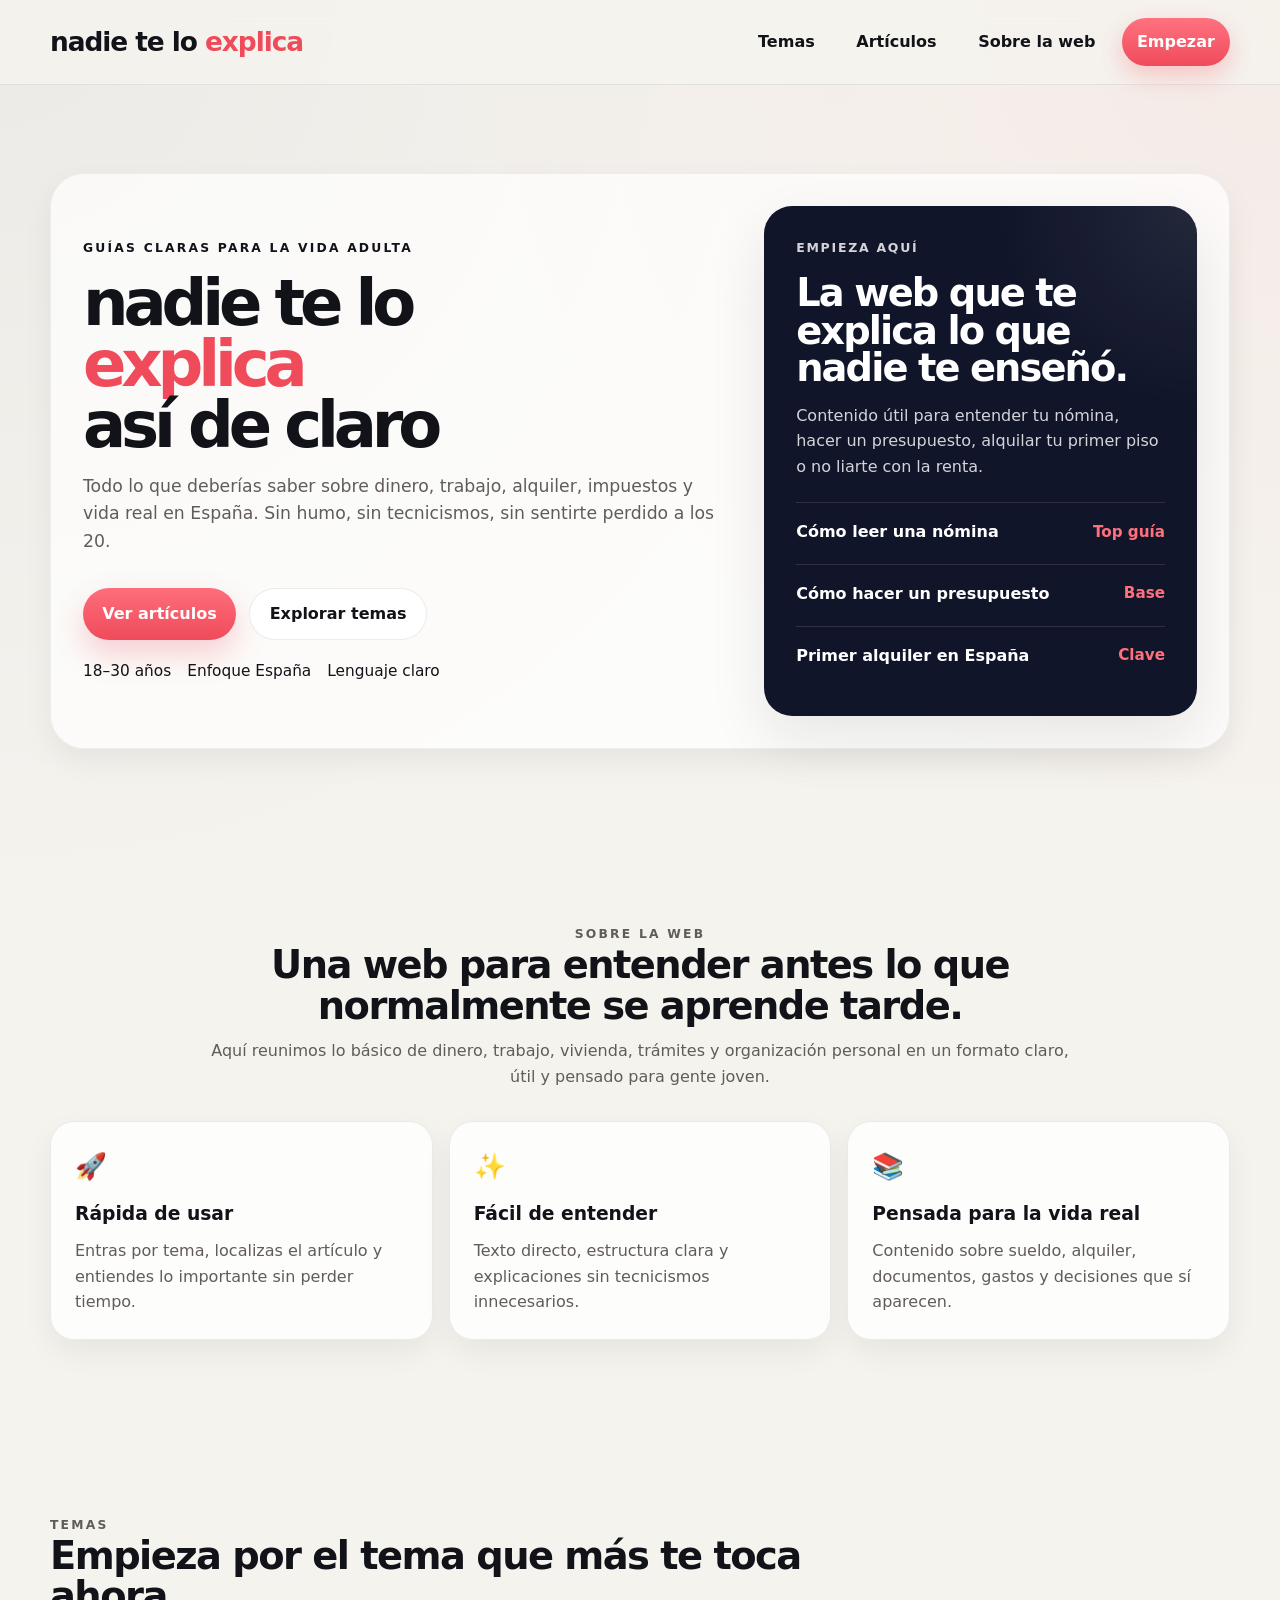
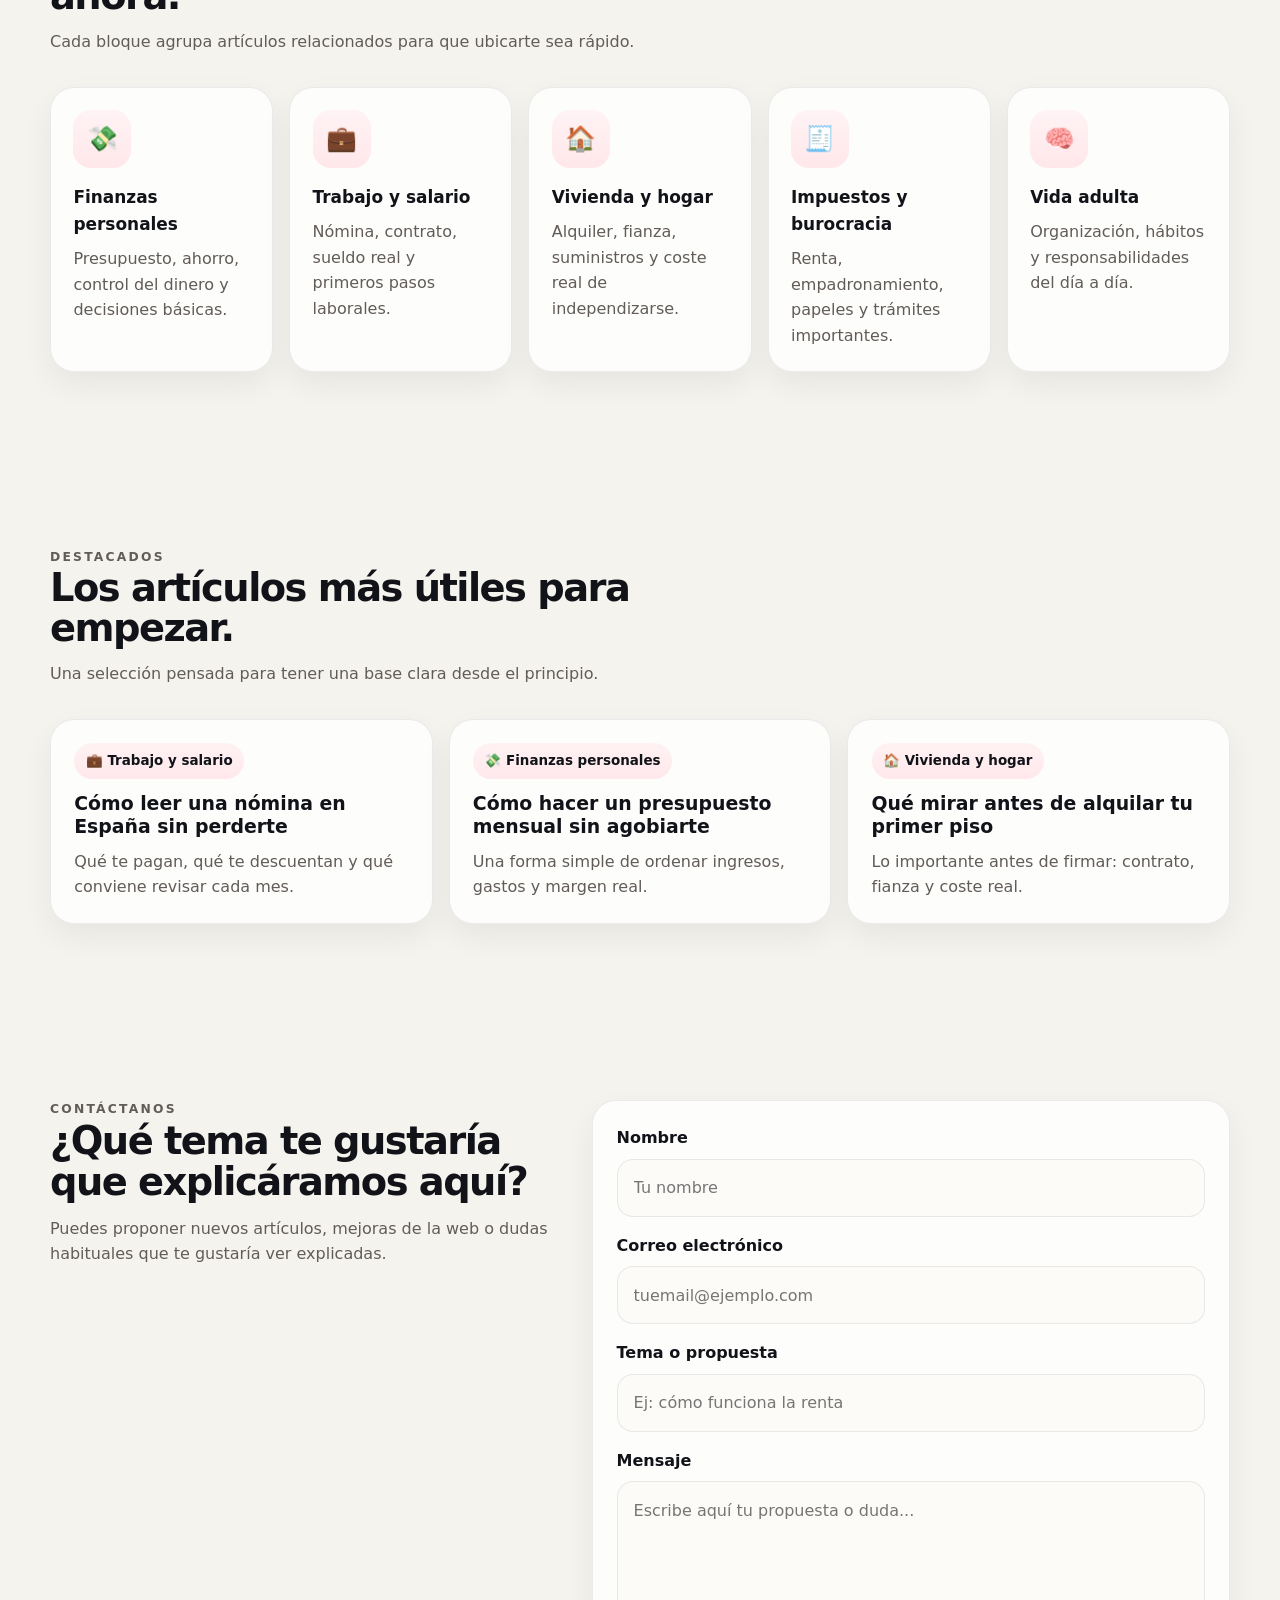
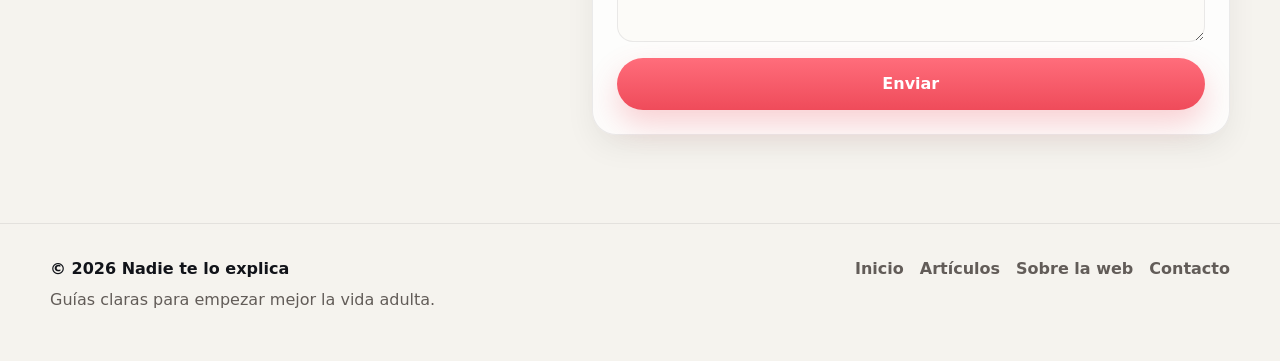
<file: index.html>
<!DOCTYPE html>
<html lang="es">
<head>
  <meta charset="UTF-8" />
  <meta name="viewport" content="width=device-width, initial-scale=1.0" />
  <title>Nadie te lo explica | Guías claras para la vida adulta</title>
  <meta
    name="description"
    content="Guías claras sobre dinero, trabajo, alquiler, impuestos y vida adulta en España."
  />
  <link rel="stylesheet" href="assets/css/main.css" />
</head>
<body>
  <header class="site-header">
    <div class="container header-inner">
      <a href="index.html" class="brand" aria-label="Ir al inicio">
        <span class="brand-mark">nadie te lo <span>explica</span></span>
      </a>

      <button class="nav-toggle" type="button" aria-label="Abrir menú" aria-expanded="false">
        <span></span>
        <span></span>
        <span></span>
      </button>

      <nav class="site-nav" aria-label="Principal">
        <a href="#temas">Temas</a>
        <a href="articulos.html">Artículos</a>
        <a href="#sobre">Sobre la web</a>
        <a href="#contacto" class="nav-cta">Empezar</a>
      </nav>
    </div>
  </header>

  <main>
    <section class="hero section">
      <div class="container hero-shell">
        <div class="hero-main">
          <p class="eyebrow">GUÍAS CLARAS PARA LA VIDA ADULTA</p>
          <h1>
            nadie te lo
            <span>explica</span>
            así de claro
          </h1>
          <p class="hero-text">
            Todo lo que deberías saber sobre dinero, trabajo, alquiler, impuestos y vida real en España.
            Sin humo, sin tecnicismos, sin sentirte perdido a los 20.
          </p>

          <div class="hero-actions">
            <a href="articulos.html" class="btn btn-primary">Ver artículos</a>
            <a href="#temas" class="btn btn-secondary">Explorar temas</a>
          </div>

          <div class="hero-pills" aria-label="Resumen rápido">
            <span>18–30 años</span>
            <span>Enfoque España</span>
            <span>Lenguaje claro</span>
          </div>
        </div>

        <aside class="hero-side">
          <p class="hero-side-label">EMPIEZA AQUÍ</p>
          <h2>La web que te explica lo que nadie te enseñó.</h2>
          <p>
            Contenido útil para entender tu nómina, hacer un presupuesto, alquilar tu primer piso
            o no liarte con la renta.
          </p>

          <div class="hero-side-links">
            <a href="articulos/como-leer-una-nomina-espana.html">
              <span>Cómo leer una nómina</span>
              <strong>Top guía</strong>
            </a>
            <a href="articulos.html?tema=finanzas-personales">
              <span>Cómo hacer un presupuesto</span>
              <strong>Base</strong>
            </a>
            <a href="articulos.html?tema=vivienda-y-hogar">
              <span>Primer alquiler en España</span>
              <strong>Clave</strong>
            </a>
          </div>
        </aside>
      </div>
    </section>

    <section id="sobre" class="about-merged section">
      <div class="container">
        <div class="section-heading section-heading-wide">
          <p class="eyebrow">SOBRE LA WEB</p>
          <h2>Una web para entender antes lo que normalmente se aprende tarde.</h2>
          <p>
            Aquí reunimos lo básico de dinero, trabajo, vivienda, trámites y organización personal
            en un formato claro, útil y pensado para gente joven.
          </p>
        </div>

        <div class="about-merged-grid">
          <article class="info-card">
            <div class="info-icon">🚀</div>
            <h3>Rápida de usar</h3>
            <p>Entras por tema, localizas el artículo y entiendes lo importante sin perder tiempo.</p>
          </article>

          <article class="info-card">
            <div class="info-icon">✨</div>
            <h3>Fácil de entender</h3>
            <p>Texto directo, estructura clara y explicaciones sin tecnicismos innecesarios.</p>
          </article>

          <article class="info-card">
            <div class="info-icon">📚</div>
            <h3>Pensada para la vida real</h3>
            <p>Contenido sobre sueldo, alquiler, documentos, gastos y decisiones que sí aparecen.</p>
          </article>
        </div>
      </div>
    </section>

    <section id="temas" class="topics section">
      <div class="container">
        <div class="section-heading">
          <p class="eyebrow">TEMAS</p>
          <h2>Empieza por el tema que más te toca ahora.</h2>
          <p>
            Cada bloque agrupa artículos relacionados para que ubicarte sea rápido.
          </p>
        </div>

        <div class="topics-grid">
          <a class="topic-card" href="articulos.html?tema=finanzas-personales">
            <div class="topic-icon">💸</div>
            <h3>Finanzas personales</h3>
            <p>Presupuesto, ahorro, control del dinero y decisiones básicas.</p>
          </a>

          <a class="topic-card" href="articulos.html?tema=trabajo-y-salario">
            <div class="topic-icon">💼</div>
            <h3>Trabajo y salario</h3>
            <p>Nómina, contrato, sueldo real y primeros pasos laborales.</p>
          </a>

          <a class="topic-card" href="articulos.html?tema=vivienda-y-hogar">
            <div class="topic-icon">🏠</div>
            <h3>Vivienda y hogar</h3>
            <p>Alquiler, fianza, suministros y coste real de independizarse.</p>
          </a>

          <a class="topic-card" href="articulos.html?tema=impuestos-y-burocracia">
            <div class="topic-icon">🧾</div>
            <h3>Impuestos y burocracia</h3>
            <p>Renta, empadronamiento, papeles y trámites importantes.</p>
          </a>

          <a class="topic-card" href="articulos.html?tema=vida-adulta">
            <div class="topic-icon">🧠</div>
            <h3>Vida adulta</h3>
            <p>Organización, hábitos y responsabilidades del día a día.</p>
          </a>
        </div>
      </div>
    </section>

    <section class="featured section">
      <div class="container">
        <div class="section-heading">
          <p class="eyebrow">DESTACADOS</p>
          <h2>Los artículos más útiles para empezar.</h2>
          <p>
            Una selección pensada para tener una base clara desde el principio.
          </p>
        </div>

        <div class="articles-grid">
          <a class="article-card" href="articulos/como-leer-una-nomina-espana.html">
            <span class="article-topic">💼 Trabajo y salario</span>
            <h3>Cómo leer una nómina en España sin perderte</h3>
            <p>Qué te pagan, qué te descuentan y qué conviene revisar cada mes.</p>
          </a>

          <a class="article-card" href="articulos.html?tema=finanzas-personales">
            <span class="article-topic">💸 Finanzas personales</span>
            <h3>Cómo hacer un presupuesto mensual sin agobiarte</h3>
            <p>Una forma simple de ordenar ingresos, gastos y margen real.</p>
          </a>

          <a class="article-card" href="articulos.html?tema=vivienda-y-hogar">
            <span class="article-topic">🏠 Vivienda y hogar</span>
            <h3>Qué mirar antes de alquilar tu primer piso</h3>
            <p>Lo importante antes de firmar: contrato, fianza y coste real.</p>
          </a>
        </div>
      </div>
    </section>

    <section id="contacto" class="contact section">
      <div class="container contact-layout">
        <div class="contact-copy">
          <p class="eyebrow">CONTÁCTANOS</p>
          <h2>¿Qué tema te gustaría que explicáramos aquí?</h2>
          <p>
            Puedes proponer nuevos artículos, mejoras de la web o dudas habituales que te gustaría ver explicadas.
          </p>
        </div>

        <form class="contact-form" action="#" method="post">
          <div class="form-row">
            <label for="nombre">Nombre</label>
            <input id="nombre" name="nombre" type="text" placeholder="Tu nombre" />
          </div>

          <div class="form-row">
            <label for="email">Correo electrónico</label>
            <input id="email" name="email" type="email" placeholder="tuemail@ejemplo.com" />
          </div>

          <div class="form-row">
            <label for="tema">Tema o propuesta</label>
            <input id="tema" name="tema" type="text" placeholder="Ej: cómo funciona la renta" />
          </div>

          <div class="form-row">
            <label for="mensaje">Mensaje</label>
            <textarea id="mensaje" name="mensaje" rows="5" placeholder="Escribe aquí tu propuesta o duda..."></textarea>
          </div>

          <button type="submit" class="btn btn-primary btn-full">Enviar</button>
        </form>
      </div>
    </section>
  </main>

  <footer class="site-footer">
    <div class="container footer-inner">
      <div>
        <strong>© 2026 Nadie te lo explica</strong>
        <p>Guías claras para empezar mejor la vida adulta.</p>
      </div>

      <nav class="footer-nav" aria-label="Footer">
        <a href="index.html">Inicio</a>
        <a href="articulos.html">Artículos</a>
        <a href="#sobre">Sobre la web</a>
        <a href="#contacto">Contacto</a>
      </nav>
    </div>
  </footer>

  <script src="assets/js/main.js"></script>
</body>
</html>
</file>
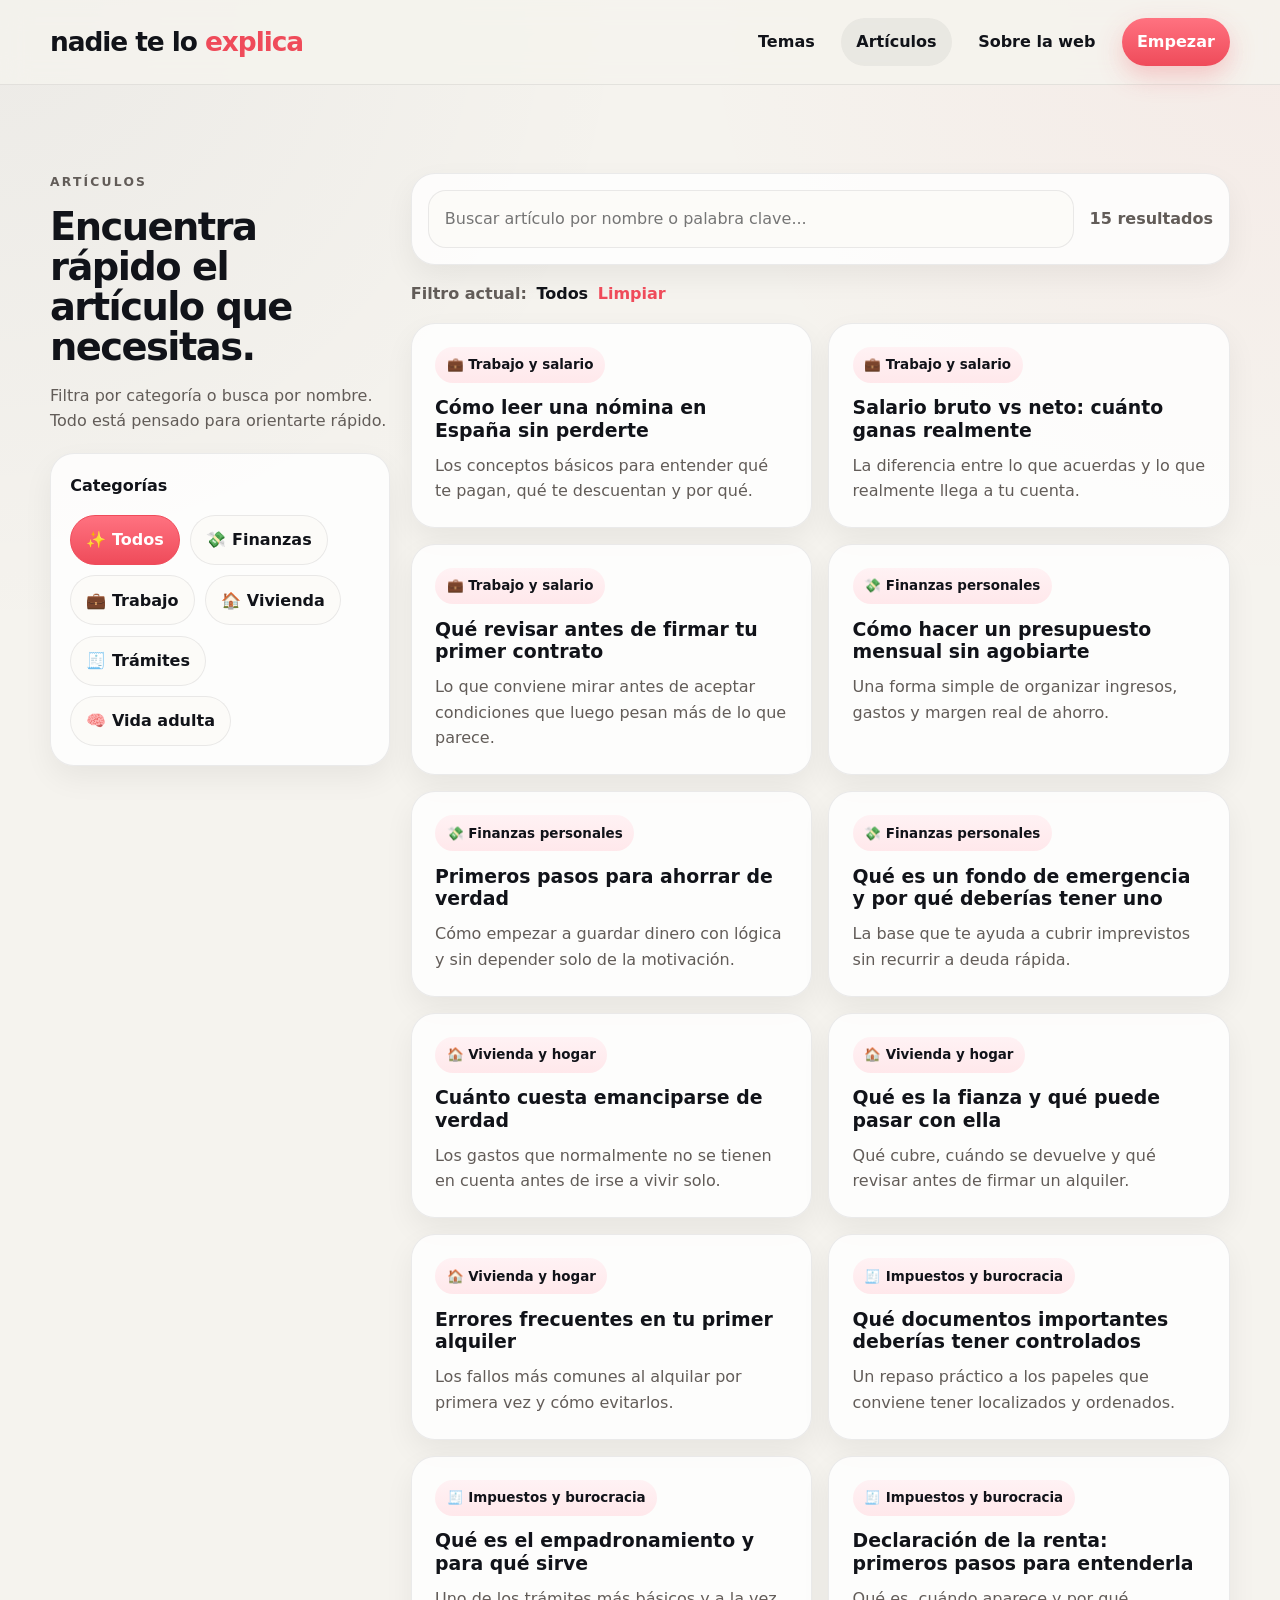
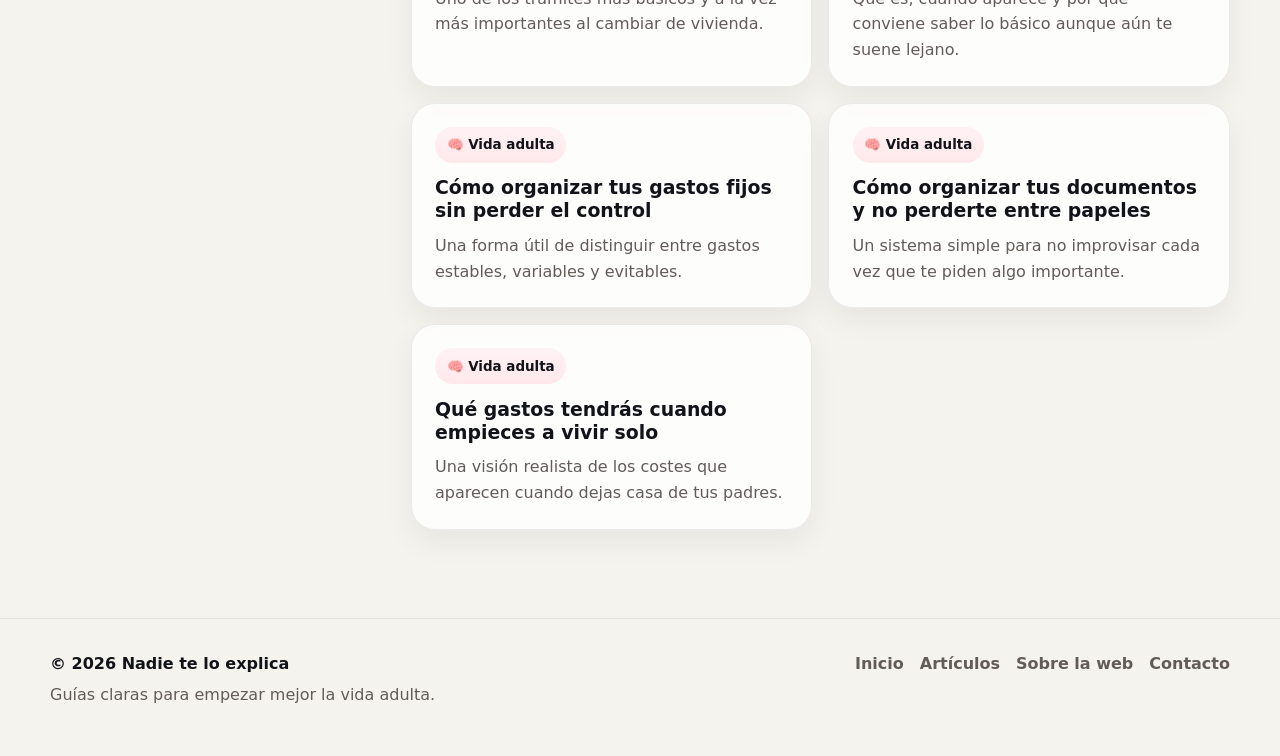
<file: articulos.html>
<!DOCTYPE html>
<html lang="es">
<head>
  <meta charset="UTF-8" />
  <meta name="viewport" content="width=device-width, initial-scale=1.0" />
  <title>Artículos | Nadie te lo explica</title>
  <meta
    name="description"
    content="Busca artículos por nombre o filtra por tema. Guías claras sobre finanzas, trabajo, vivienda, impuestos y vida adulta."
  />
  <link rel="stylesheet" href="assets/css/main.css" />
</head>
<body>
  <header class="site-header">
    <div class="container header-inner">
      <a href="index.html" class="brand" aria-label="Ir al inicio">
        <span class="brand-mark">nadie te lo <span>explica</span></span>
      </a>

      <button class="nav-toggle" type="button" aria-label="Abrir menú" aria-expanded="false">
        <span></span>
        <span></span>
        <span></span>
      </button>

      <nav class="site-nav" aria-label="Principal">
        <a href="index.html#temas">Temas</a>
        <a href="articulos.html" class="is-active">Artículos</a>
        <a href="index.html#sobre">Sobre la web</a>
        <a href="index.html#contacto" class="nav-cta">Empezar</a>
      </nav>
    </div>
  </header>

  <main class="section">
    <div class="container listing-layout">
      <aside class="listing-sidebar">
        <p class="eyebrow">ARTÍCULOS</p>
        <h1>Encuentra rápido el artículo que necesitas.</h1>
        <p>
          Filtra por categoría o busca por nombre. Todo está pensado para orientarte rápido.
        </p>

        <div class="sidebar-block">
          <h2>Categorías</h2>
          <div class="filter-list">
            <button class="filter-chip is-active" data-filter="todos">✨ Todos</button>
            <button class="filter-chip" data-filter="finanzas-personales">💸 Finanzas</button>
            <button class="filter-chip" data-filter="trabajo-y-salario">💼 Trabajo</button>
            <button class="filter-chip" data-filter="vivienda-y-hogar">🏠 Vivienda</button>
            <button class="filter-chip" data-filter="impuestos-y-burocracia">🧾 Trámites</button>
            <button class="filter-chip" data-filter="vida-adulta">🧠 Vida adulta</button>
          </div>
        </div>
      </aside>

      <section class="listing-main">
        <div class="search-panel">
          <div class="search-box">
            <label for="articleSearch" class="sr-only">Buscar artículos</label>
            <input
              id="articleSearch"
              type="search"
              placeholder="Buscar artículo por nombre o palabra clave..."
              autocomplete="off"
            />
          </div>

          <div class="results-meta">
            <strong id="resultsCount">0</strong>
            <span>resultados</span>
          </div>
        </div>

        <div class="active-filter-row">
          <span class="active-filter-label">Filtro actual:</span>
          <strong id="currentFilterText">Todos</strong>
          <button id="clearFilters" class="text-button" type="button">Limpiar</button>
        </div>

        <div class="articles-grid listing-grid" id="articlesGrid">
          <a
            class="article-card article-item"
            href="articulos/como-leer-una-nomina-espana.html"
            data-category="trabajo-y-salario"
            data-title="cómo leer una nómina en españa sin perderte"
            data-keywords="nómina salario neto bruto irpf trabajo sueldo"
          >
            <span class="article-topic">💼 Trabajo y salario</span>
            <h3>Cómo leer una nómina en España sin perderte</h3>
            <p>Los conceptos básicos para entender qué te pagan, qué te descuentan y por qué.</p>
          </a>

          <a
            class="article-card article-item"
            href="#"
            data-category="trabajo-y-salario"
            data-title="salario bruto vs neto cuánto ganas realmente"
            data-keywords="salario bruto neto sueldo trabajo nómina"
          >
            <span class="article-topic">💼 Trabajo y salario</span>
            <h3>Salario bruto vs neto: cuánto ganas realmente</h3>
            <p>La diferencia entre lo que acuerdas y lo que realmente llega a tu cuenta.</p>
          </a>

          <a
            class="article-card article-item"
            href="#"
            data-category="trabajo-y-salario"
            data-title="qué revisar antes de firmar tu primer contrato"
            data-keywords="contrato trabajo condiciones empresa salario"
          >
            <span class="article-topic">💼 Trabajo y salario</span>
            <h3>Qué revisar antes de firmar tu primer contrato</h3>
            <p>Lo que conviene mirar antes de aceptar condiciones que luego pesan más de lo que parece.</p>
          </a>

          <a
            class="article-card article-item"
            href="#"
            data-category="finanzas-personales"
            data-title="cómo hacer un presupuesto mensual sin agobiarte"
            data-keywords="presupuesto ahorro gastos dinero organización"
          >
            <span class="article-topic">💸 Finanzas personales</span>
            <h3>Cómo hacer un presupuesto mensual sin agobiarte</h3>
            <p>Una forma simple de organizar ingresos, gastos y margen real de ahorro.</p>
          </a>

          <a
            class="article-card article-item"
            href="#"
            data-category="finanzas-personales"
            data-title="primeros pasos para ahorrar de verdad"
            data-keywords="ahorro dinero hábitos finanzas"
          >
            <span class="article-topic">💸 Finanzas personales</span>
            <h3>Primeros pasos para ahorrar de verdad</h3>
            <p>Cómo empezar a guardar dinero con lógica y sin depender solo de la motivación.</p>
          </a>

          <a
            class="article-card article-item"
            href="#"
            data-category="finanzas-personales"
            data-title="qué es un fondo de emergencia y por qué deberías tener uno"
            data-keywords="fondo de emergencia ahorro imprevistos dinero"
          >
            <span class="article-topic">💸 Finanzas personales</span>
            <h3>Qué es un fondo de emergencia y por qué deberías tener uno</h3>
            <p>La base que te ayuda a cubrir imprevistos sin recurrir a deuda rápida.</p>
          </a>

          <a
            class="article-card article-item"
            href="#"
            data-category="vivienda-y-hogar"
            data-title="cuánto cuesta emanciparse de verdad"
            data-keywords="emanciparse alquiler gastos hogar vivienda"
          >
            <span class="article-topic">🏠 Vivienda y hogar</span>
            <h3>Cuánto cuesta emanciparse de verdad</h3>
            <p>Los gastos que normalmente no se tienen en cuenta antes de irse a vivir solo.</p>
          </a>

          <a
            class="article-card article-item"
            href="#"
            data-category="vivienda-y-hogar"
            data-title="qué es la fianza y qué puede pasar con ella"
            data-keywords="fianza alquiler contrato vivienda"
          >
            <span class="article-topic">🏠 Vivienda y hogar</span>
            <h3>Qué es la fianza y qué puede pasar con ella</h3>
            <p>Qué cubre, cuándo se devuelve y qué revisar antes de firmar un alquiler.</p>
          </a>

          <a
            class="article-card article-item"
            href="#"
            data-category="vivienda-y-hogar"
            data-title="errores frecuentes en tu primer alquiler"
            data-keywords="alquiler errores vivienda contrato primer piso"
          >
            <span class="article-topic">🏠 Vivienda y hogar</span>
            <h3>Errores frecuentes en tu primer alquiler</h3>
            <p>Los fallos más comunes al alquilar por primera vez y cómo evitarlos.</p>
          </a>

          <a
            class="article-card article-item"
            href="#"
            data-category="impuestos-y-burocracia"
            data-title="qué documentos importantes deberías tener controlados"
            data-keywords="documentos papeles trámites organización"
          >
            <span class="article-topic">🧾 Impuestos y burocracia</span>
            <h3>Qué documentos importantes deberías tener controlados</h3>
            <p>Un repaso práctico a los papeles que conviene tener localizados y ordenados.</p>
          </a>

          <a
            class="article-card article-item"
            href="#"
            data-category="impuestos-y-burocracia"
            data-title="qué es el empadronamiento y para qué sirve"
            data-keywords="empadronamiento padrón trámites vivienda"
          >
            <span class="article-topic">🧾 Impuestos y burocracia</span>
            <h3>Qué es el empadronamiento y para qué sirve</h3>
            <p>Uno de los trámites más básicos y a la vez más importantes al cambiar de vivienda.</p>
          </a>

          <a
            class="article-card article-item"
            href="#"
            data-category="impuestos-y-burocracia"
            data-title="declaración de la renta primeros pasos para entenderla"
            data-keywords="renta hacienda irpf declaración impuestos"
          >
            <span class="article-topic">🧾 Impuestos y burocracia</span>
            <h3>Declaración de la renta: primeros pasos para entenderla</h3>
            <p>Qué es, cuándo aparece y por qué conviene saber lo básico aunque aún te suene lejano.</p>
          </a>

          <a
            class="article-card article-item"
            href="#"
            data-category="vida-adulta"
            data-title="cómo organizar tus gastos fijos sin perder el control"
            data-keywords="gastos fijos organización dinero vida adulta"
          >
            <span class="article-topic">🧠 Vida adulta</span>
            <h3>Cómo organizar tus gastos fijos sin perder el control</h3>
            <p>Una forma útil de distinguir entre gastos estables, variables y evitables.</p>
          </a>

          <a
            class="article-card article-item"
            href="#"
            data-category="vida-adulta"
            data-title="cómo organizar tus documentos y no perderte entre papeles"
            data-keywords="documentos organización papeles trámites"
          >
            <span class="article-topic">🧠 Vida adulta</span>
            <h3>Cómo organizar tus documentos y no perderte entre papeles</h3>
            <p>Un sistema simple para no improvisar cada vez que te piden algo importante.</p>
          </a>

          <a
            class="article-card article-item"
            href="#"
            data-category="vida-adulta"
            data-title="qué gastos tendrás cuando empieces a vivir solo"
            data-keywords="vivir solo gastos hogar dinero vida adulta"
          >
            <span class="article-topic">🧠 Vida adulta</span>
            <h3>Qué gastos tendrás cuando empieces a vivir solo</h3>
            <p>Una visión realista de los costes que aparecen cuando dejas casa de tus padres.</p>
          </a>
        </div>

        <div class="empty-state" id="emptyState" hidden>
          <h2>No hemos encontrado artículos</h2>
          <p>Prueba con otra búsqueda o cambia la categoría.</p>
        </div>
      </section>
    </div>
  </main>

  <footer class="site-footer">
    <div class="container footer-inner">
      <div>
        <strong>© 2026 Nadie te lo explica</strong>
        <p>Guías claras para empezar mejor la vida adulta.</p>
      </div>

      <nav class="footer-nav" aria-label="Footer">
        <a href="index.html">Inicio</a>
        <a href="articulos.html">Artículos</a>
        <a href="index.html#sobre">Sobre la web</a>
        <a href="index.html#contacto">Contacto</a>
      </nav>
    </div>
  </footer>

  <script src="assets/js/main.js"></script>
  <script src="assets/js/articulos.js"></script>
</body>
</html>
</file>
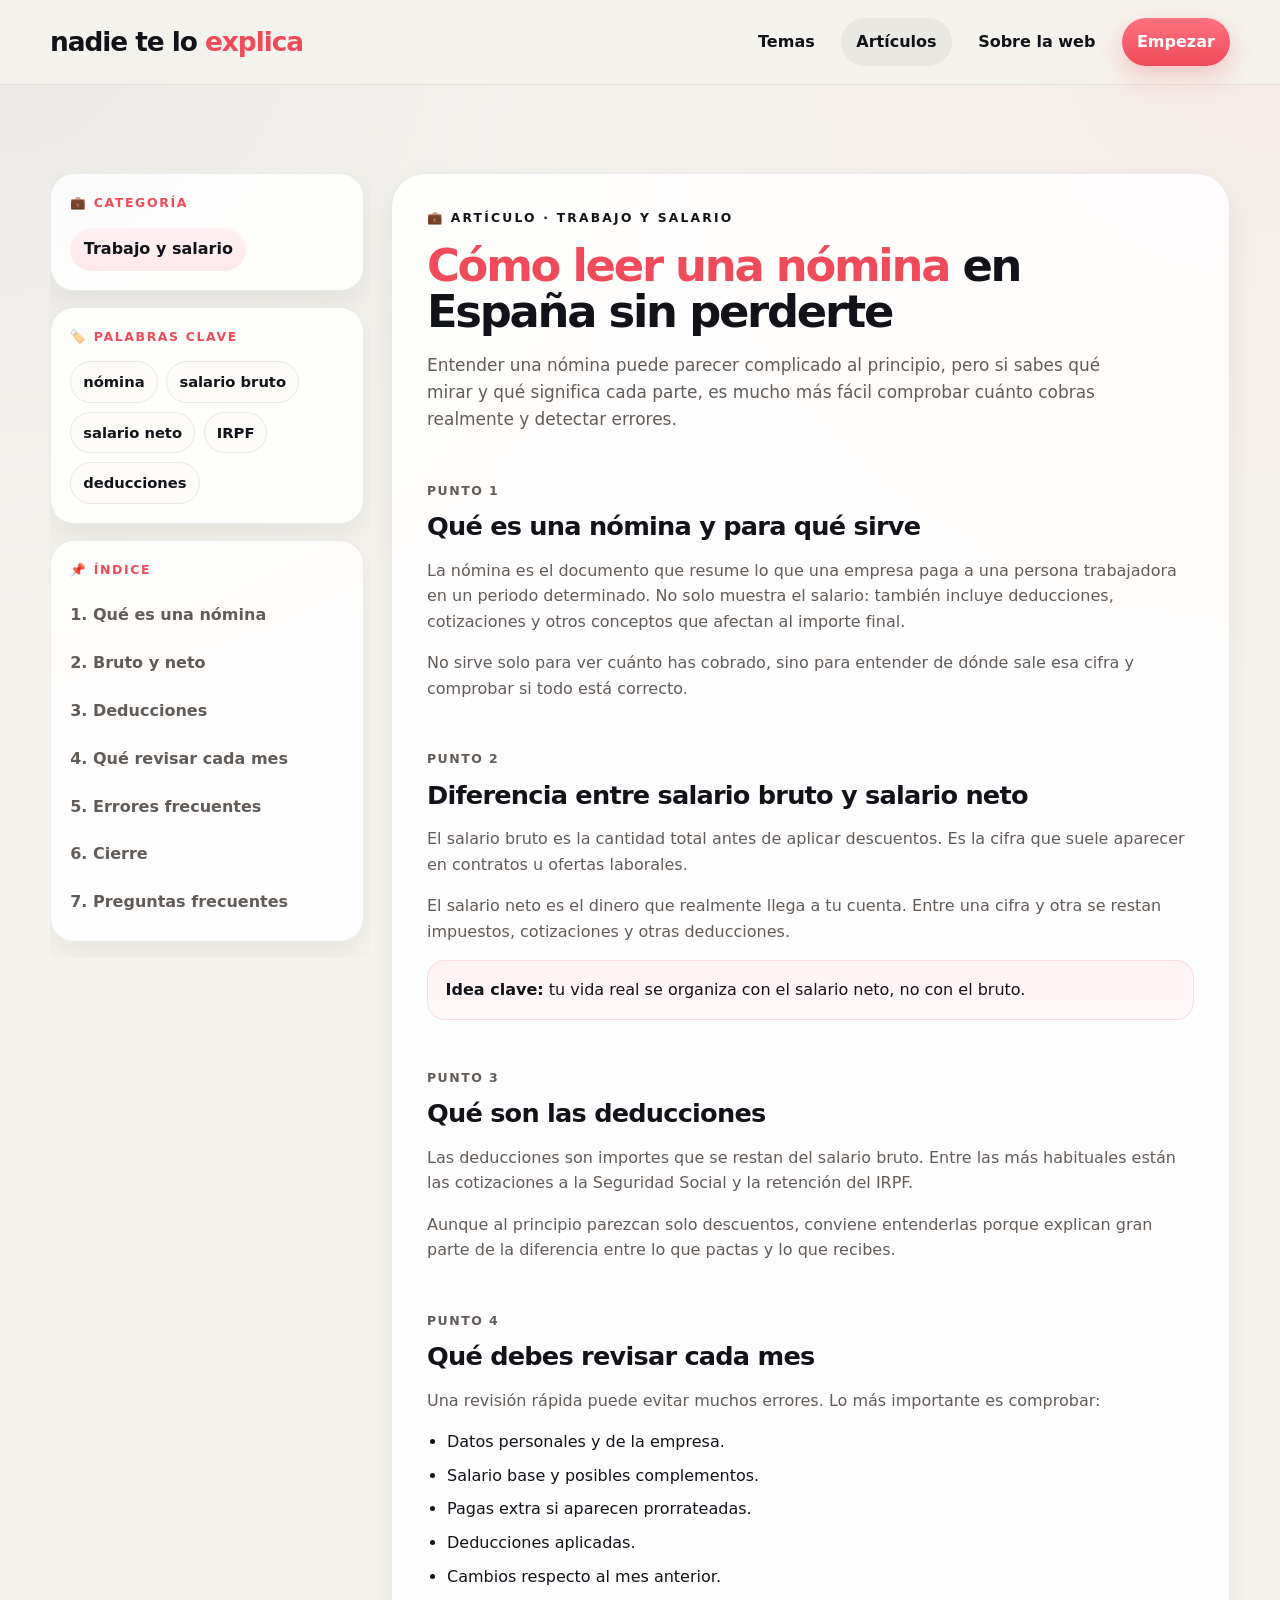
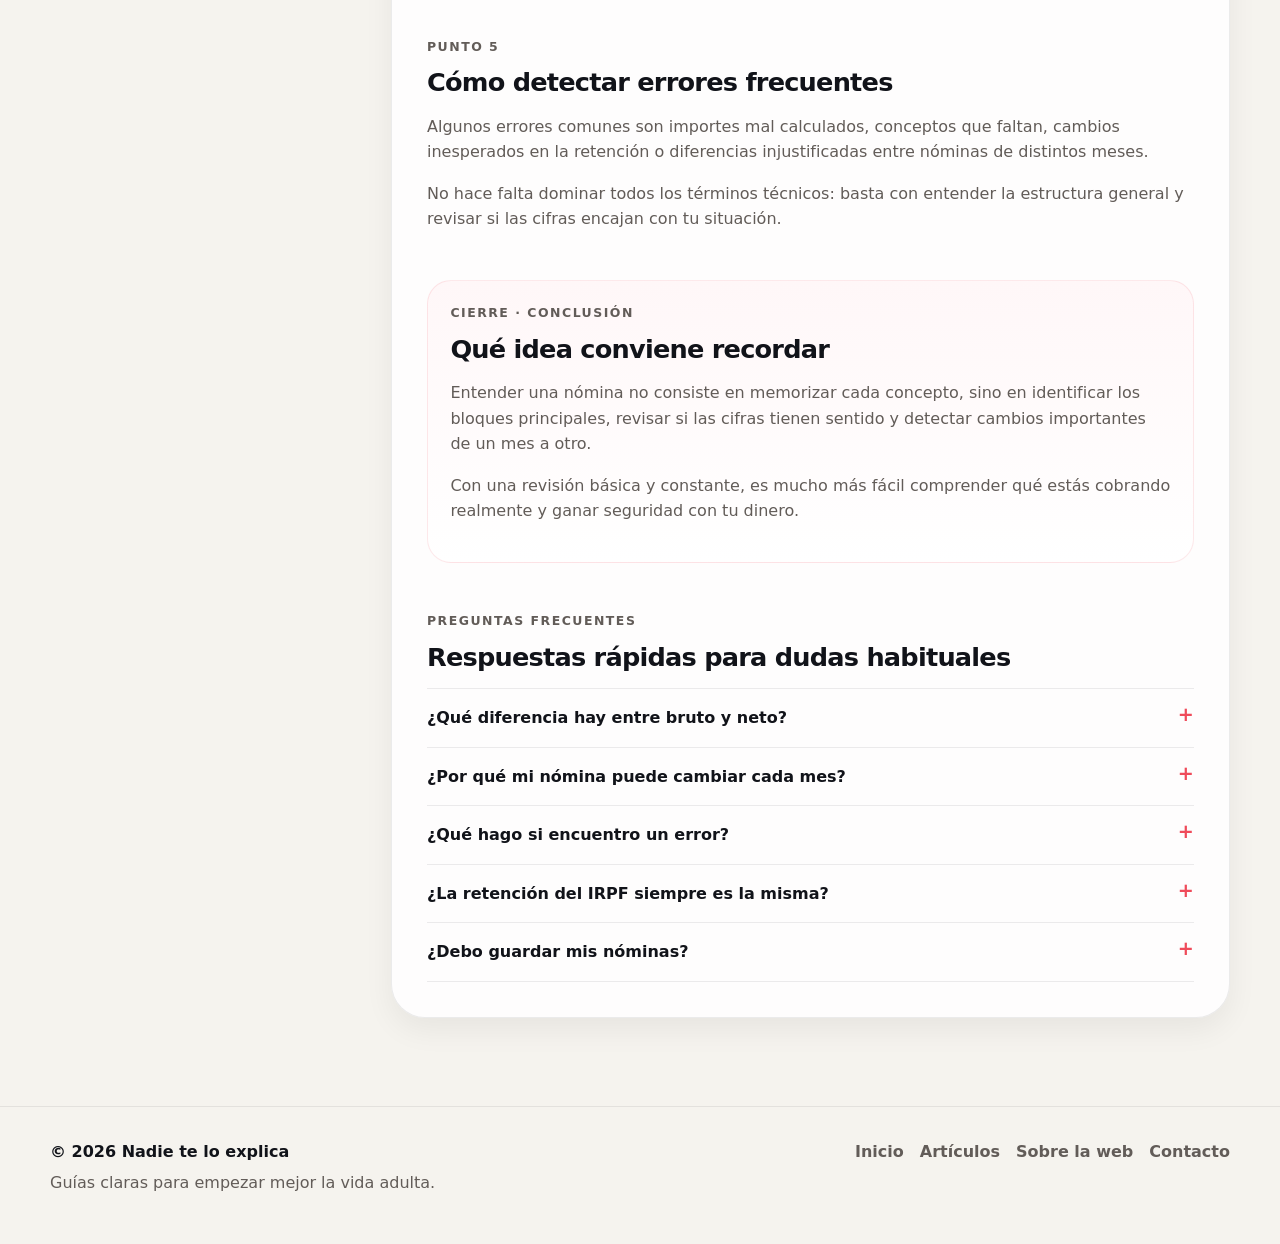
<file: articulos/como-leer-una-nomina-espana.html>
<!DOCTYPE html>
<html lang="es">
<head>
  <meta charset="UTF-8" />
  <meta name="viewport" content="width=device-width, initial-scale=1.0" />
  <title>Cómo leer una nómina en España sin perderte | Nadie te lo explica</title>
  <meta
    name="description"
    content="Guía clara para entender una nómina en España: salario bruto, neto, deducciones, IRPF y qué revisar cada mes."
  />
  <link rel="stylesheet" href="../assets/css/main.css" />
  <link rel="stylesheet" href="../assets/css/article.css" />
</head>
<body>
  <header class="site-header">
    <div class="container header-inner">
      <a href="../index.html" class="brand" aria-label="Ir al inicio">
        <span class="brand-mark">nadie te lo <span>explica</span></span>
      </a>

      <button class="nav-toggle" type="button" aria-label="Abrir menú" aria-expanded="false">
        <span></span>
        <span></span>
        <span></span>
      </button>

      <nav class="site-nav" aria-label="Principal">
        <a href="../index.html#temas">Temas</a>
        <a href="../articulos.html" class="is-active">Artículos</a>
        <a href="../index.html#sobre">Sobre la web</a>
        <a href="../index.html#contacto" class="nav-cta">Empezar</a>
      </nav>
    </div>
  </header>

  <main class="section article-page">
    <div class="container article-layout">
      <aside class="article-sidebar">
        <div class="article-sidebar-scroll">
          <div class="sidebar-card">
            <p class="sidebar-title">💼 CATEGORÍA</p>
            <div class="sidebar-category-badge">Trabajo y salario</div>
          </div>

          <div class="sidebar-card">
            <p class="sidebar-title">🏷️ PALABRAS CLAVE</p>
            <ul class="keyword-list">
              <li>nómina</li>
              <li>salario bruto</li>
              <li>salario neto</li>
              <li>IRPF</li>
              <li>deducciones</li>
            </ul>
          </div>

          <div class="sidebar-card">
            <p class="sidebar-title">📌 ÍNDICE</p>
            <nav class="article-anchor-nav">
              <a href="#que-es-una-nomina">1. Qué es una nómina</a>
              <a href="#bruto-y-neto">2. Bruto y neto</a>
              <a href="#deducciones">3. Deducciones</a>
              <a href="#que-revisar">4. Qué revisar cada mes</a>
              <a href="#errores">5. Errores frecuentes</a>
              <a href="#cierre">6. Cierre</a>
              <a href="#faq">7. Preguntas frecuentes</a>
            </nav>
          </div>

          <div class="sidebar-card">
            <p class="sidebar-title">📎 IDEA CLAVE</p>
            <p>
              Tu vida real se organiza con el salario neto, no con el salario bruto.
            </p>
          </div>
        </div>
      </aside>

      <article class="article-content">
        <div class="article-top">
          <p class="eyebrow">💼 ARTÍCULO · Trabajo y salario</p>
          <h1><span>Cómo leer una nómina</span> en España sin perderte</h1>
          <p class="article-intro">
            Entender una nómina puede parecer complicado al principio, pero si sabes qué mirar y qué significa cada parte,
            es mucho más fácil comprobar cuánto cobras realmente y detectar errores.
          </p>
        </div>

        <section id="que-es-una-nomina" class="article-section article-anchor-target">
          <p class="section-kicker">PUNTO 1</p>
          <h2>Qué es una nómina y para qué sirve</h2>
          <p>
            La nómina es el documento que resume lo que una empresa paga a una persona trabajadora en un periodo determinado.
            No solo muestra el salario: también incluye deducciones, cotizaciones y otros conceptos que afectan al importe final.
          </p>
          <p>
            No sirve solo para ver cuánto has cobrado, sino para entender de dónde sale esa cifra y comprobar si todo está correcto.
          </p>
        </section>

        <section id="bruto-y-neto" class="article-section article-anchor-target">
          <p class="section-kicker">PUNTO 2</p>
          <h2>Diferencia entre salario bruto y salario neto</h2>
          <p>
            El salario bruto es la cantidad total antes de aplicar descuentos. Es la cifra que suele aparecer en contratos u ofertas laborales.
          </p>
          <p>
            El salario neto es el dinero que realmente llega a tu cuenta. Entre una cifra y otra se restan impuestos, cotizaciones y otras deducciones.
          </p>
          <div class="highlight-box">
            <strong>Idea clave:</strong> tu vida real se organiza con el salario neto, no con el bruto.
          </div>
        </section>

        <section id="deducciones" class="article-section article-anchor-target">
          <p class="section-kicker">PUNTO 3</p>
          <h2>Qué son las deducciones</h2>
          <p>
            Las deducciones son importes que se restan del salario bruto. Entre las más habituales están las cotizaciones a la Seguridad Social y la retención del IRPF.
          </p>
          <p>
            Aunque al principio parezcan solo descuentos, conviene entenderlas porque explican gran parte de la diferencia entre lo que pactas y lo que recibes.
          </p>
        </section>

        <section id="que-revisar" class="article-section article-anchor-target">
          <p class="section-kicker">PUNTO 4</p>
          <h2>Qué debes revisar cada mes</h2>
          <p>Una revisión rápida puede evitar muchos errores. Lo más importante es comprobar:</p>
          <ul class="article-list">
            <li>Datos personales y de la empresa.</li>
            <li>Salario base y posibles complementos.</li>
            <li>Pagas extra si aparecen prorrateadas.</li>
            <li>Deducciones aplicadas.</li>
            <li>Cambios respecto al mes anterior.</li>
          </ul>
        </section>

        <section id="errores" class="article-section article-anchor-target">
          <p class="section-kicker">PUNTO 5</p>
          <h2>Cómo detectar errores frecuentes</h2>
          <p>
            Algunos errores comunes son importes mal calculados, conceptos que faltan, cambios inesperados en la retención
            o diferencias injustificadas entre nóminas de distintos meses.
          </p>
          <p>
            No hace falta dominar todos los términos técnicos: basta con entender la estructura general y revisar si las cifras encajan con tu situación.
          </p>
        </section>

        <section id="cierre" class="article-closing article-anchor-target">
          <p class="section-kicker">CIERRE · CONCLUSIÓN</p>
          <h2>Qué idea conviene recordar</h2>
          <p>
            Entender una nómina no consiste en memorizar cada concepto, sino en identificar los bloques principales,
            revisar si las cifras tienen sentido y detectar cambios importantes de un mes a otro.
          </p>
          <p>
            Con una revisión básica y constante, es mucho más fácil comprender qué estás cobrando realmente y ganar seguridad con tu dinero.
          </p>
        </section>

        <section id="faq" class="faq-block article-anchor-target">
          <p class="section-kicker">PREGUNTAS FRECUENTES</p>
          <h2>Respuestas rápidas para dudas habituales</h2>

          <details class="faq-item">
            <summary>¿Qué diferencia hay entre bruto y neto?</summary>
            <p>El bruto es la cantidad total antes de descuentos. El neto es la cantidad final que recibes después de aplicar las deducciones.</p>
          </details>

          <details class="faq-item">
            <summary>¿Por qué mi nómina puede cambiar cada mes?</summary>
            <p>Puede cambiar por complementos variables, pagas extra, vacaciones, bajas médicas, horas extra o cambios en la retención del IRPF.</p>
          </details>

          <details class="faq-item">
            <summary>¿Qué hago si encuentro un error?</summary>
            <p>Lo mejor es revisar el concepto afectado y consultar con la empresa o con recursos humanos para pedir una corrección o una aclaración.</p>
          </details>

          <details class="faq-item">
            <summary>¿La retención del IRPF siempre es la misma?</summary>
            <p>No. Puede variar según el salario, el tipo de contrato y la situación personal o familiar.</p>
          </details>

          <details class="faq-item">
            <summary>¿Debo guardar mis nóminas?</summary>
            <p>Sí. Es recomendable guardarlas porque pueden ser útiles para trámites, reclamaciones o comprobaciones futuras.</p>
          </details>
        </section>
      </article>
    </div>
  </main>

  <footer class="site-footer">
    <div class="container footer-inner">
      <div>
        <strong>© 2026 Nadie te lo explica</strong>
        <p>Guías claras para empezar mejor la vida adulta.</p>
      </div>

      <nav class="footer-nav" aria-label="Footer">
        <a href="../index.html">Inicio</a>
        <a href="../articulos.html">Artículos</a>
        <a href="../index.html#sobre">Sobre la web</a>
        <a href="../index.html#contacto">Contacto</a>
      </nav>
    </div>
  </footer>

  <script src="../assets/js/main.js"></script>
</body>
</html>
</file>
<file: assets/css/main.css>
:root {
  --bg: #f5f3ee;
  --surface: #ffffff;
  --surface-2: #fcfbf8;
  --text: #111319;
  --muted: #625c58;
  --border: rgba(17, 19, 25, 0.08);

  --primary: #ef4b5a;
  --primary-dark: #dd3948;
  --primary-soft: #ffe7ea;

  --ink: #11152a;
  --ink-soft: #1a2038;

  --shadow: 0 24px 60px rgba(17, 19, 25, 0.09);
  --shadow-soft: 0 12px 30px rgba(17, 19, 25, 0.06);

  --radius-xl: 34px;
  --radius-lg: 24px;
  --radius-md: 18px;
  --radius-sm: 14px;

  --container: 1180px;
  --header-height: 84px;
  --transition: 180ms ease;
}

*,
*::before,
*::after {
  box-sizing: border-box;
}

html {
  scroll-behavior: smooth;
}

body {
  margin: 0;
  font-family: Inter, system-ui, -apple-system, BlinkMacSystemFont, "Segoe UI", sans-serif;
  color: var(--text);
  background:
    radial-gradient(circle at top right, rgba(239, 75, 90, 0.05), transparent 22%),
    radial-gradient(circle at top left, rgba(17, 21, 42, 0.04), transparent 24%),
    var(--bg);
  line-height: 1.6;
}

a {
  color: inherit;
  text-decoration: none;
}

img {
  max-width: 100%;
  display: block;
}

button,
input,
textarea {
  font: inherit;
}

.container {
  width: min(var(--container), calc(100% - 2rem));
  margin: 0 auto;
}

.section {
  padding: 5.5rem 0;
}

.sr-only {
  position: absolute;
  width: 1px;
  height: 1px;
  overflow: hidden;
  clip-path: inset(50%);
  white-space: nowrap;
}

.eyebrow {
  margin: 0 0 0.9rem;
  color: var(--text);
  font-size: 0.77rem;
  font-weight: 800;
  letter-spacing: 0.18em;
  text-transform: uppercase;
}

.section-heading {
  max-width: 760px;
  margin-bottom: 2rem;
}

.section-heading-wide {
  max-width: 860px;
  text-align: center;
  margin: 0 auto 2rem;
}

.section-heading h2 {
  margin: 0 0 0.75rem;
  font-size: clamp(1.9rem, 3vw, 3.1rem);
  line-height: 1.06;
  letter-spacing: -0.04em;
}

.section-heading p {
  margin: 0;
  color: var(--muted);
}

/* Header */
.site-header {
  position: sticky;
  top: 0;
  z-index: 1000;
  min-height: var(--header-height);
  background: rgba(245, 243, 238, 0.84);
  backdrop-filter: blur(14px);
  border-bottom: 1px solid var(--border);
}

.header-inner {
  min-height: var(--header-height);
  display: flex;
  align-items: center;
  justify-content: space-between;
  gap: 1rem;
}

.brand {
  display: inline-flex;
  align-items: center;
  font-weight: 900;
  letter-spacing: -0.04em;
  font-size: 1.65rem;
  line-height: 1;
}

.brand-mark {
  color: var(--text);
}

.brand-mark span {
  color: var(--primary);
}

.site-nav {
  display: flex;
  align-items: center;
  gap: 0.7rem;
}

.site-nav a {
  padding: 0.72rem 0.95rem;
  border-radius: 999px;
  color: var(--text);
  font-weight: 600;
  transition: all var(--transition);
}

.site-nav a:hover,
.site-nav a.is-active {
  background: rgba(17, 19, 25, 0.05);
}

.nav-cta {
  background: linear-gradient(180deg, #ff7280, var(--primary));
  color: #fff !important;
  box-shadow: 0 10px 26px rgba(239, 75, 90, 0.28);
}

.nav-toggle {
  display: none;
  width: 48px;
  height: 48px;
  border: 1px solid var(--border);
  border-radius: 16px;
  background: var(--surface);
  align-items: center;
  justify-content: center;
  flex-direction: column;
  gap: 4px;
  cursor: pointer;
}

.nav-toggle span {
  width: 18px;
  height: 2px;
  background: var(--text);
  border-radius: 999px;
  display: block;
}

/* Buttons */
.btn {
  display: inline-flex;
  align-items: center;
  justify-content: center;
  min-height: 52px;
  padding: 0 1.2rem;
  border-radius: 999px;
  font-weight: 800;
  transition: transform var(--transition), box-shadow var(--transition), background var(--transition);
  border: none;
  cursor: pointer;
}

.btn:hover {
  transform: translateY(-2px);
}

.btn-primary {
  background: linear-gradient(180deg, #ff6d7b, var(--primary));
  color: #fff;
  box-shadow: 0 14px 30px rgba(239, 75, 90, 0.25);
}

.btn-secondary {
  background: var(--surface);
  color: var(--text);
  border: 1px solid var(--border);
}

.btn-full {
  width: 100%;
}

.text-button {
  background: none;
  border: 0;
  padding: 0;
  color: var(--primary);
  font-weight: 800;
  cursor: pointer;
}

/* Hero */
.hero-shell {
  background: rgba(255, 255, 255, 0.7);
  border: 1px solid rgba(17, 19, 25, 0.06);
  border-radius: 34px;
  padding: 2rem;
  box-shadow: var(--shadow-soft);
  display: grid;
  grid-template-columns: 1.2fr 0.8fr;
  gap: 2rem;
  align-items: center;
}

.hero-main h1 {
  margin: 0 0 1rem;
  font-size: clamp(3rem, 5vw, 5.4rem);
  line-height: 0.95;
  letter-spacing: -0.08em;
  max-width: 9ch;
  font-weight: 900;
}

.hero-main h1 span {
  display: block;
  color: var(--primary);
}

.hero-text {
  max-width: 60ch;
  color: var(--muted);
  font-size: 1.08rem;
}

.hero-actions {
  display: flex;
  flex-wrap: wrap;
  gap: 0.85rem;
  margin-top: 2rem;
}

.hero-pills {
  display: flex;
  flex-wrap: wrap;
  gap: 1rem;
  margin-top: 1.2rem;
}

.hero-pills span {
  font-size: 0.96rem;
  color: var(--text);
}

.hero-side {
  background:
    radial-gradient(circle at top right, rgba(255,255,255,0.08), transparent 30%),
    var(--ink);
  color: #fff;
  border-radius: 28px;
  padding: 2rem;
  box-shadow: var(--shadow);
}

.hero-side-label {
  margin: 0 0 1rem;
  color: rgba(255,255,255,0.8);
  font-size: 0.78rem;
  font-weight: 800;
  letter-spacing: 0.14em;
  text-transform: uppercase;
}

.hero-side h2 {
  margin: 0 0 1rem;
  font-size: clamp(2rem, 3vw, 3rem);
  line-height: 0.98;
  letter-spacing: -0.05em;
}

.hero-side p {
  color: rgba(255,255,255,0.82);
  margin-top: 0;
}

.hero-side-links {
  display: grid;
  gap: 0.2rem;
  margin-top: 1.4rem;
}

.hero-side-links a {
  display: flex;
  justify-content: space-between;
  align-items: center;
  gap: 1rem;
  padding: 1rem 0;
  border-top: 1px solid rgba(255,255,255,0.12);
  font-weight: 700;
}

.hero-side-links a strong {
  color: #ff6f7c;
  font-size: 0.95rem;
}

/* About merged */
.about-merged-grid {
  display: grid;
  grid-template-columns: repeat(3, 1fr);
  gap: 1rem;
}

.info-card,
.topic-card,
.article-card,
.sidebar-block,
.search-panel,
.empty-state,
.contact-form {
  background: rgba(255,255,255,0.8);
  border: 1px solid var(--border);
  border-radius: var(--radius-lg);
  box-shadow: var(--shadow-soft);
}

.info-card {
  padding: 1.5rem;
}

.info-icon {
  font-size: 1.6rem;
  margin-bottom: 0.75rem;
}

.info-card h3 {
  margin: 0 0 0.55rem;
}

.info-card p {
  margin: 0;
  color: var(--muted);
}

/* Topics */
.topics-grid {
  display: grid;
  grid-template-columns: repeat(5, 1fr);
  gap: 1rem;
}

.topic-card {
  padding: 1.4rem;
  transition: transform var(--transition), box-shadow var(--transition), border-color var(--transition);
}

.topic-card:hover {
  transform: translateY(-4px);
  box-shadow: var(--shadow);
  border-color: rgba(239, 75, 90, 0.18);
}

.topic-icon {
  width: 58px;
  height: 58px;
  display: grid;
  place-items: center;
  border-radius: 18px;
  background: linear-gradient(180deg, #fff3f5, #ffe7ea);
  margin-bottom: 1rem;
  font-size: 1.55rem;
}

.topic-card h3 {
  margin: 0 0 0.5rem;
  font-size: 1.06rem;
}

.topic-card p {
  margin: 0;
  color: var(--muted);
}

/* Featured */
.articles-grid {
  display: grid;
  grid-template-columns: repeat(3, 1fr);
  gap: 1rem;
}

.article-card {
  display: block;
  padding: 1.45rem;
  transition: transform var(--transition), box-shadow var(--transition), border-color var(--transition);
}

.article-card:hover {
  transform: translateY(-4px);
  box-shadow: var(--shadow);
}

.article-topic {
  display: inline-block;
  margin-bottom: 0.85rem;
  padding: 0.45rem 0.72rem;
  background: linear-gradient(180deg, #fff2f4, #ffe8eb);
  border-radius: 999px;
  font-size: 0.84rem;
  font-weight: 800;
}

.article-card h3 {
  margin: 0 0 0.7rem;
  font-size: 1.18rem;
  line-height: 1.2;
}

.article-card p {
  margin: 0;
  color: var(--muted);
}

/* Contact */
.contact-layout {
  display: grid;
  grid-template-columns: 0.9fr 1.1fr;
  gap: 1.2rem;
  align-items: start;
}

.contact-copy h2 {
  margin: 0 0 0.8rem;
  font-size: clamp(1.9rem, 3vw, 3rem);
  line-height: 1.08;
  letter-spacing: -0.04em;
}

.contact-copy p {
  margin: 0;
  color: var(--muted);
}

.contact-form {
  padding: 1.5rem;
}

.form-row {
  display: grid;
  gap: 0.5rem;
  margin-bottom: 1rem;
}

.form-row label {
  font-weight: 700;
}

.form-row input,
.form-row textarea {
  width: 100%;
  border: 1px solid var(--border);
  background: var(--surface-2);
  border-radius: 16px;
  padding: 0.95rem 1rem;
  outline: none;
  resize: vertical;
}

.form-row input:focus,
.form-row textarea:focus {
  border-color: rgba(239, 75, 90, 0.35);
  box-shadow: 0 0 0 4px rgba(239, 75, 90, 0.12);
}

/* Footer */
.site-footer {
  padding: 2rem 0 3rem;
  border-top: 1px solid var(--border);
}

.footer-inner {
  display: flex;
  justify-content: space-between;
  gap: 1rem;
  align-items: flex-start;
}

.footer-inner p {
  margin: 0.35rem 0 0;
  color: var(--muted);
}

.footer-nav {
  display: flex;
  flex-wrap: wrap;
  gap: 1rem;
}

.footer-nav a {
  color: var(--muted);
  font-weight: 600;
}

/* Listing page */
.listing-layout {
  display: grid;
  grid-template-columns: 340px 1fr;
  gap: 1.3rem;
  align-items: start;
}

.listing-sidebar {
  position: sticky;
  top: calc(var(--header-height) + 16px);
}

.listing-sidebar h1 {
  margin: 0 0 1rem;
  font-size: clamp(2rem, 3vw, 3.1rem);
  line-height: 1.04;
  letter-spacing: -0.04em;
}

.listing-sidebar p {
  color: var(--muted);
}

.sidebar-block {
  margin-top: 1.2rem;
  padding: 1.2rem;
}

.sidebar-block h2 {
  margin-top: 0;
  margin-bottom: 1rem;
  font-size: 1rem;
}

.filter-list {
  display: flex;
  flex-wrap: wrap;
  gap: 0.65rem;
}

.filter-chip {
  border: 1px solid var(--border);
  background: var(--surface-2);
  color: var(--text);
  border-radius: 999px;
  padding: 0.7rem 0.95rem;
  cursor: pointer;
  font-weight: 800;
  transition: all var(--transition);
}

.filter-chip:hover,
.filter-chip.is-active {
  background: linear-gradient(180deg, #ff7280, var(--primary));
  color: #fff;
  border-color: var(--primary);
}

.search-panel {
  display: flex;
  align-items: center;
  justify-content: space-between;
  gap: 1rem;
  padding: 1rem;
  margin-bottom: 1rem;
}

.search-box {
  flex: 1;
}

.search-box input {
  width: 100%;
  min-height: 58px;
  border: 1px solid var(--border);
  background: var(--surface-2);
  border-radius: 18px;
  padding: 0 1rem;
  outline: none;
}

.search-box input:focus {
  border-color: rgba(239, 75, 90, 0.35);
  box-shadow: 0 0 0 4px rgba(239, 75, 90, 0.12);
}

.results-meta {
  white-space: nowrap;
  color: var(--muted);
  font-weight: 700;
}

.active-filter-row {
  display: flex;
  align-items: center;
  gap: 0.6rem;
  margin-bottom: 1rem;
  color: var(--muted);
}

.active-filter-label {
  font-weight: 700;
}

#currentFilterText {
  color: var(--text);
}

.listing-grid {
  grid-template-columns: repeat(2, 1fr);
}

.article-item[hidden] {
  display: none !important;
}

.empty-state {
  padding: 2rem;
  text-align: center;
}

.empty-state h2 {
  margin-top: 0;
}

/* Responsive */
@media (max-width: 1080px) {
  .hero-shell,
  .contact-layout,
  .listing-layout {
    grid-template-columns: 1fr;
  }

  .topics-grid,
  .articles-grid,
  .about-merged-grid,
  .listing-grid {
    grid-template-columns: repeat(2, 1fr);
  }

  .listing-sidebar {
    position: static;
  }
}

@media (max-width: 760px) {
  .section {
    padding: 4.2rem 0;
  }

  .site-nav {
    position: absolute;
    top: calc(100% + 0.5rem);
    right: 1rem;
    left: 1rem;
    display: none;
    flex-direction: column;
    align-items: stretch;
    background: var(--surface);
    border: 1px solid var(--border);
    border-radius: 20px;
    padding: 0.7rem;
    box-shadow: var(--shadow);
  }

  .site-nav.is-open {
    display: flex;
  }

  .nav-toggle {
    display: inline-flex;
  }

  .hero-main h1,
  .listing-sidebar h1 {
    max-width: none;
  }

  .topics-grid,
  .articles-grid,
  .about-merged-grid,
  .listing-grid {
    grid-template-columns: 1fr;
  }

  .search-panel,
  .footer-inner,
  .active-filter-row {
    flex-direction: column;
    align-items: flex-start;
  }

  .brand {
    font-size: 1.35rem;
  }
}
</file>
<file: assets/css/article.css>
.article-layout {
  display: grid;
  grid-template-columns: 320px 1fr;
  gap: 1.3rem;
  align-items: start;
}

.article-sidebar {
  position: sticky;
  top: calc(var(--header-height) + 16px);
  height: calc(100vh - var(--header-height) - 32px);
}

.article-sidebar-scroll {
  height: 100%;
  overflow-y: auto;
  padding-right: 0.35rem;
  display: grid;
  gap: 1rem;
}

.article-sidebar-scroll::-webkit-scrollbar {
  width: 8px;
}

.article-sidebar-scroll::-webkit-scrollbar-thumb {
  background: rgba(17, 19, 25, 0.12);
  border-radius: 999px;
}

.sidebar-card {
  background: rgba(255,255,255,0.84);
  border: 1px solid var(--border);
  border-radius: var(--radius-lg);
  box-shadow: var(--shadow-soft);
  padding: 1.2rem;
}

.sidebar-title {
  margin: 0 0 0.9rem;
  color: var(--primary);
  font-size: 0.78rem;
  font-weight: 800;
  letter-spacing: 0.13em;
  text-transform: uppercase;
}

.sidebar-category-badge {
  display: inline-block;
  padding: 0.55rem 0.85rem;
  background: linear-gradient(180deg, #fff2f4, #ffe8eb);
  border-radius: 999px;
  font-weight: 800;
}

.keyword-list {
  display: flex;
  flex-wrap: wrap;
  gap: 0.55rem;
  list-style: none;
  margin: 0;
  padding: 0;
}

.keyword-list li {
  padding: 0.5rem 0.75rem;
  background: var(--surface-2);
  border: 1px solid var(--border);
  border-radius: 999px;
  font-size: 0.92rem;
  font-weight: 600;
}

.article-anchor-nav {
  display: grid;
  gap: 0.5rem;
}

.article-anchor-nav a {
  color: var(--muted);
  font-weight: 700;
  padding: 0.45rem 0;
  transition: color var(--transition), transform var(--transition);
}

.article-anchor-nav a:hover {
  color: var(--text);
  transform: translateX(2px);
}

.article-content {
  background: rgba(255,255,255,0.84);
  border: 1px solid var(--border);
  border-radius: var(--radius-xl);
  box-shadow: var(--shadow-soft);
  padding: 2.2rem;
}

.article-top h1 {
  margin: 0 0 1rem;
  font-size: clamp(2.1rem, 3.5vw, 3.8rem);
  line-height: 1.03;
  letter-spacing: -0.05em;
}

.article-top h1 span {
  color: var(--primary);
}

.article-intro {
  margin: 0;
  max-width: 66ch;
  color: var(--muted);
  font-size: 1.06rem;
}

.article-section,
.article-closing,
.faq-block {
  margin-top: 3rem;
}

.section-kicker {
  margin: 0 0 0.7rem;
  color: var(--primary);
  font-size: 0.78rem;
  font-weight: 800;
  letter-spacing: 0.12em;
  text-transform: uppercase;
}

.article-section h2,
.article-closing h2,
.faq-block h2 {
  margin: 0 0 1rem;
  font-size: clamp(1.45rem, 2vw, 2rem);
  line-height: 1.15;
  letter-spacing: -0.03em;
}

.article-section p,
.article-closing p,
.faq-block p {
  color: var(--muted);
}

.article-list {
  margin: 1rem 0 0;
  padding-left: 1.25rem;
}

.article-list li + li {
  margin-top: 0.5rem;
}

.highlight-box {
  margin-top: 1rem;
  padding: 1rem 1.1rem;
  background: linear-gradient(180deg, #fff2f4, #fff8f9);
  border: 1px solid rgba(239, 75, 90, 0.14);
  border-radius: 18px;
}

.article-closing {
  padding: 1.4rem;
  background: linear-gradient(180deg, #fff7f8, #ffffff);
  border: 1px solid rgba(239, 75, 90, 0.12);
  border-radius: 24px;
}

.faq-item {
  border-top: 1px solid var(--border);
  padding: 1rem 0;
}

.faq-item:last-child {
  border-bottom: 1px solid var(--border);
}

.faq-item summary {
  cursor: pointer;
  font-weight: 800;
  list-style: none;
  position: relative;
  padding-right: 2rem;
}

.faq-item summary::-webkit-details-marker {
  display: none;
}

.faq-item summary::after {
  content: "+";
  position: absolute;
  right: 0;
  top: 0;
  color: var(--primary);
  font-size: 1.2rem;
  line-height: 1;
}

.faq-item[open] summary::after {
  content: "–";
}

.faq-item p {
  margin: 0.9rem 0 0;
}

.article-anchor-target {
  scroll-margin-top: 120px;
}

@media (max-width: 1080px) {
  .article-layout {
    grid-template-columns: 1fr;
  }

  .article-sidebar {
    position: static;
    height: auto;
  }

  .article-sidebar-scroll {
    height: auto;
    overflow: visible;
    padding-right: 0;
  }
}

@media (max-width: 760px) {
  .article-content {
    padding: 1.4rem;
    border-radius: 24px;
  }

  .article-anchor-target {
    scroll-margin-top: 100px;
  }
}
</file>
